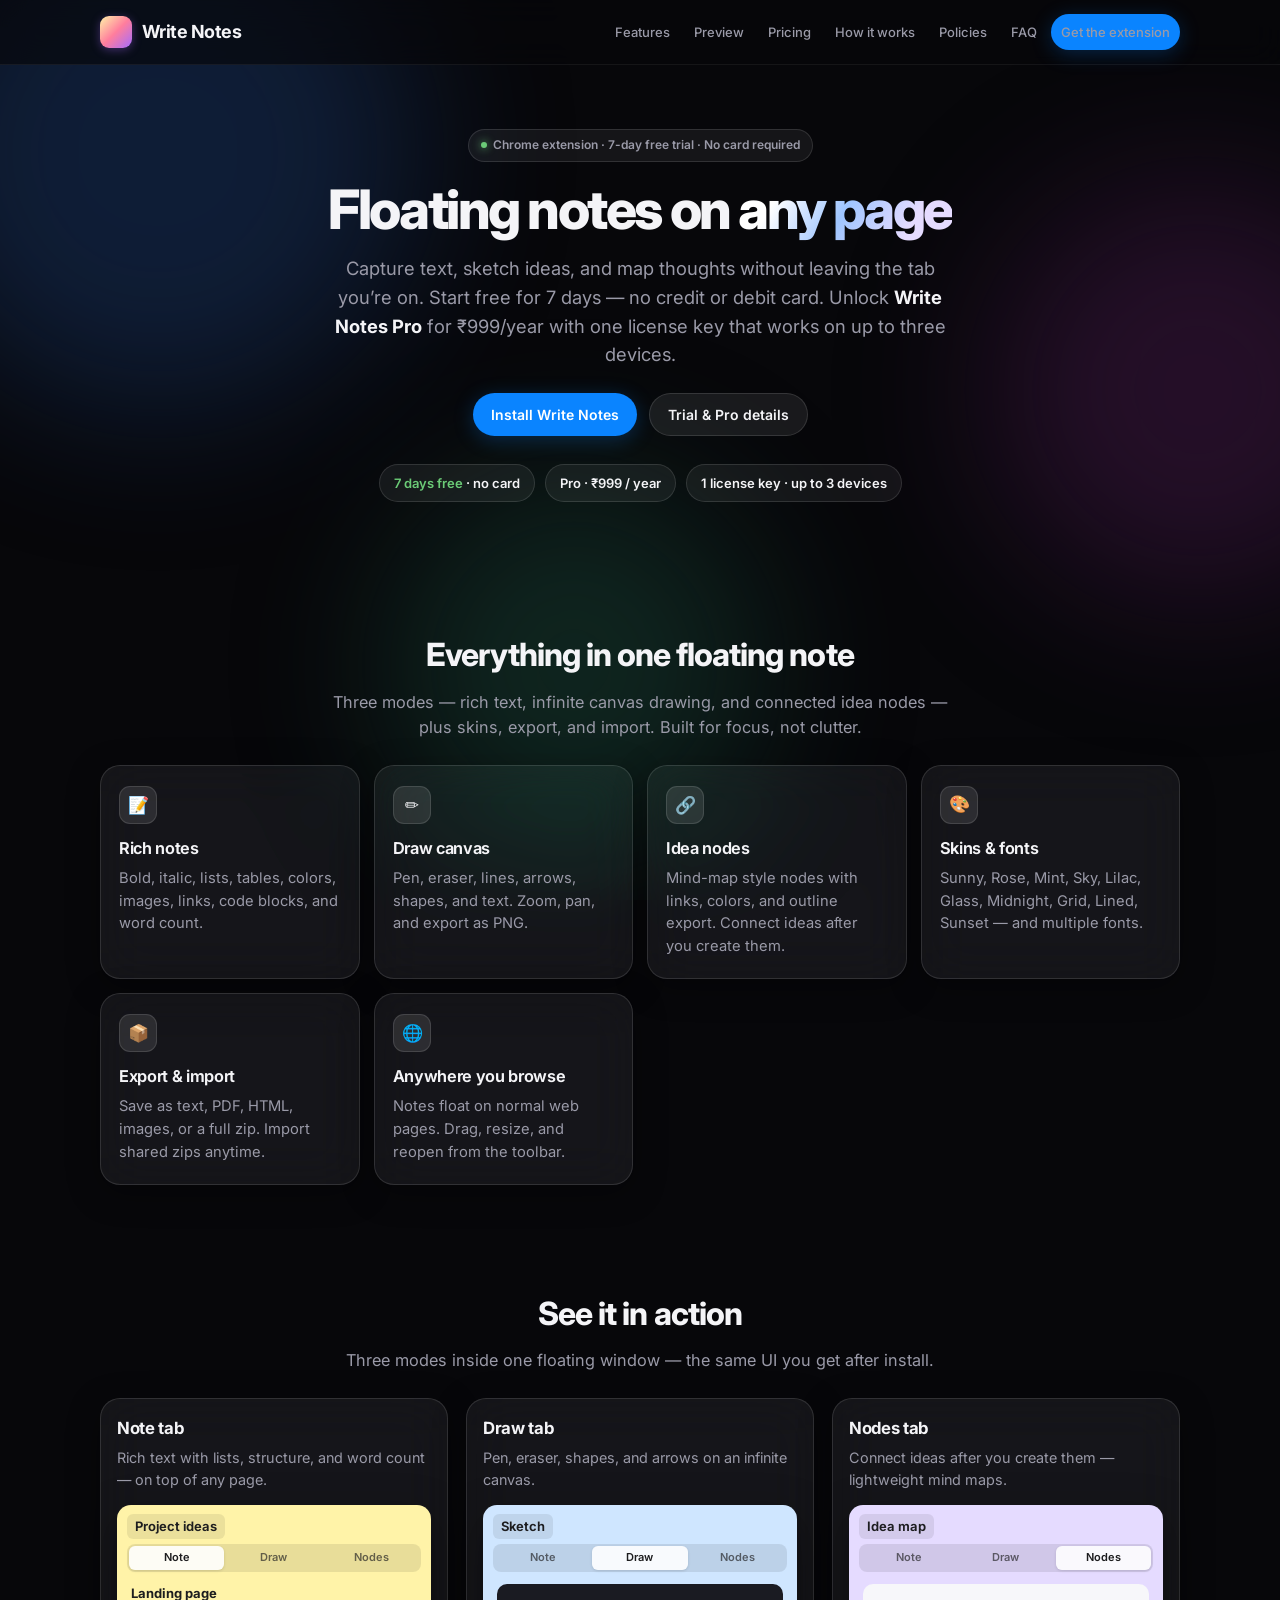
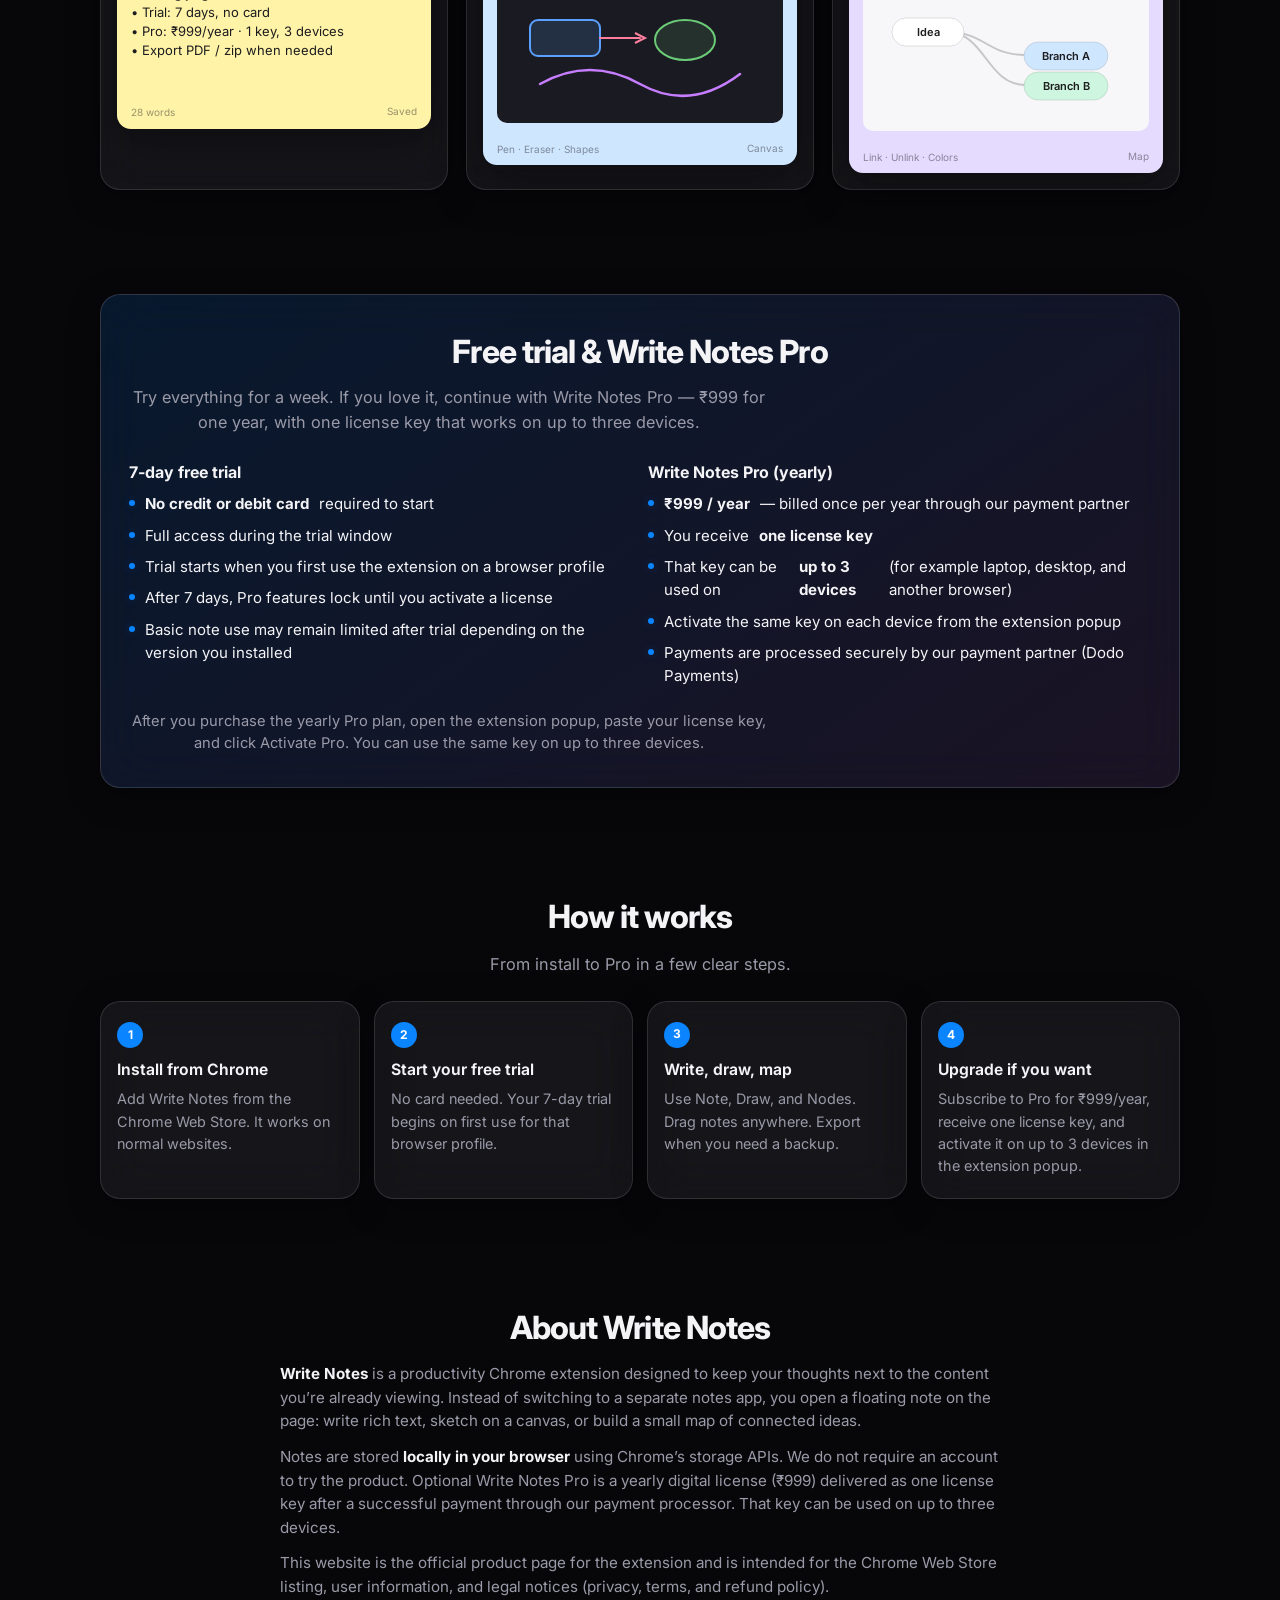
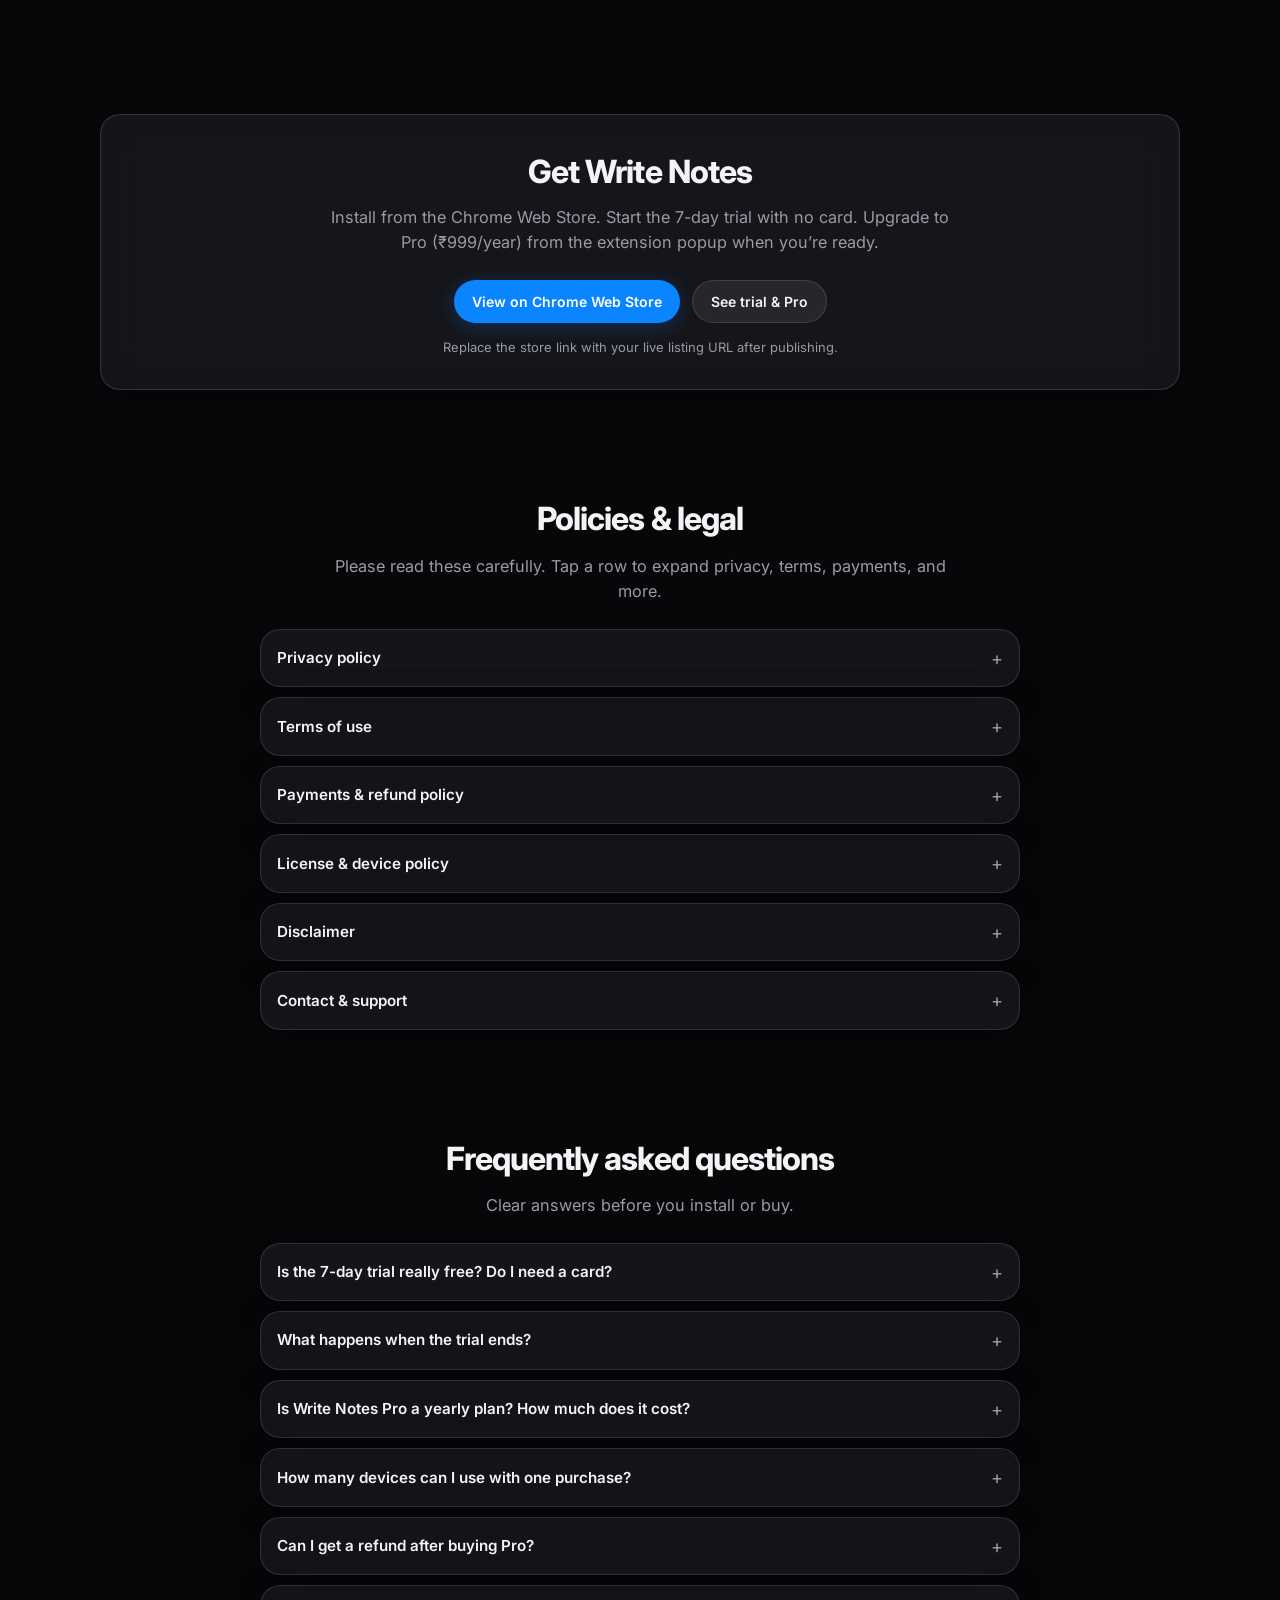
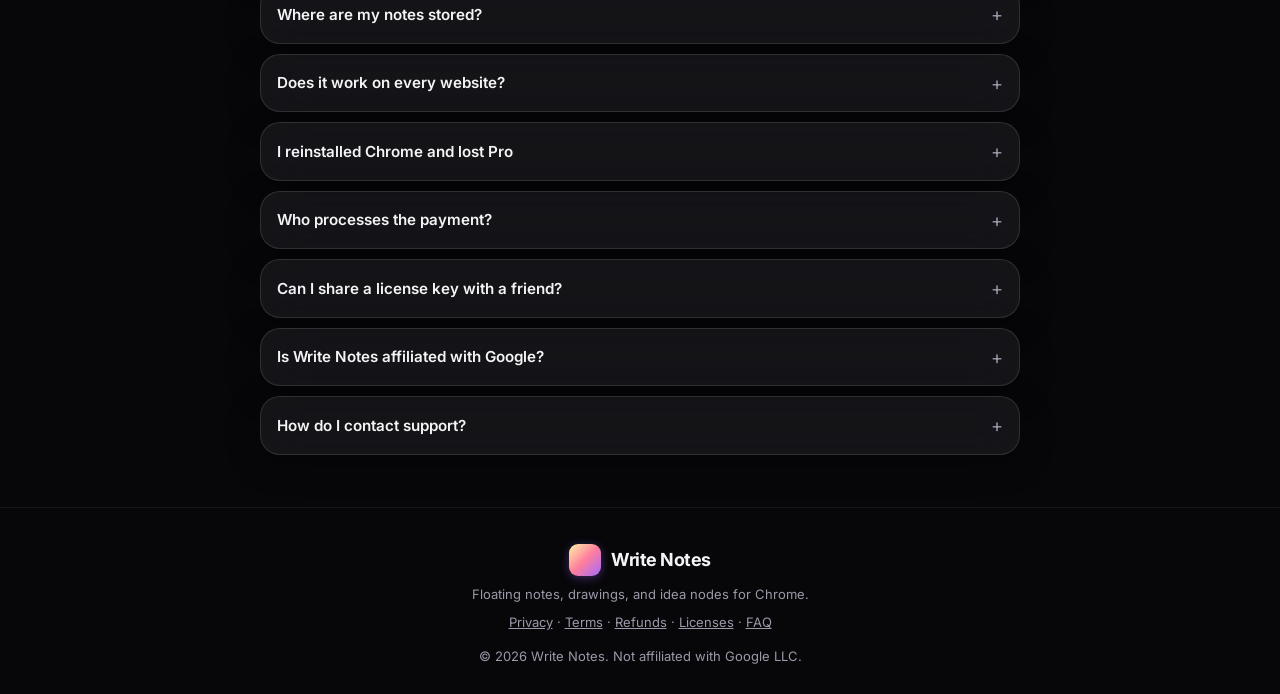
<file: index.html>
<!DOCTYPE html>
<html lang="en">
<head>
  <meta charset="utf-8">
  <meta name="viewport" content="width=device-width, initial-scale=1">
  <title>Write Notes — Floating Sticky Notes, Drawing &amp; Idea Maps for Chrome</title>
  <meta name="description" content="Write Notes is a Chrome extension for floating sticky notes on any webpage. 7-day free trial, no card required. Unlock Write Notes Pro for ₹999/year — one license key works on up to 3 devices.">
  <meta name="keywords" content="chrome extension, sticky notes, floating notes, write notes pro, note taking extension, mind map chrome, 7 day free trial, yearly license, ₹999">
  <meta name="author" content="Write Notes">
  <meta name="robots" content="index, follow, max-image-preview:large, max-snippet:-1">
  <meta name="theme-color" content="#0a0a0c">
  <meta name="color-scheme" content="dark">
  <link rel="stylesheet" href="style.css">
  <link rel="canonical" href="https://instauseraditya.github.io/Write-Notes/">
  <meta property="og:type" content="website">
  <meta property="og:site_name" content="Write Notes">
  <meta property="og:locale" content="en_US">
  <meta property="og:url" content="https://instauseraditya.github.io/Write-Notes/">
  <meta property="og:title" content="Write Notes — Floating Sticky Notes for Chrome">
  <meta property="og:description" content="Floating notes on any page. 7-day free trial (no card). Write Notes Pro — ₹999/year, one key for up to 3 devices.">
  <meta property="og:image" content="https://instauseraditya.github.io/Write-Notes/og-image.png">
  <meta name="twitter:card" content="summary_large_image">
  <meta name="twitter:title" content="Write Notes — Floating Sticky Notes for Chrome">
  <meta name="twitter:description" content="Write, draw, and map ideas on any webpage. Free 7-day trial. Pro for ₹999/year — one key, up to 3 devices.">
  <link rel="preconnect" href="https://fonts.googleapis.com">
  <link rel="preconnect" href="https://fonts.gstatic.com" crossorigin>
  <link href="https://fonts.googleapis.com/css2?family=Inter:wght@400;500;600;700;800&display=swap" rel="stylesheet">
  <script type="application/ld+json">
  {
    "@context": "https://schema.org",
    "@type": "SoftwareApplication",
    "name": "Write Notes",
    "applicationCategory": "BrowserApplication",
    "operatingSystem": "Chrome, Chromium, Edge, Brave",
    "offers": {
      "@type": "Offer",
      "price": "999",
      "priceCurrency": "INR",
      "description": "7-day free trial; optional yearly Write Notes Pro license (₹999/year) — one key for up to 3 devices"
    },
    "description": "Floating sticky notes on any webpage with rich text, drawing, and idea nodes. 7-day free trial without a card. Yearly Pro plan (₹999) includes one license key that can be used on up to three devices.",
    "url": "https://instauseraditya.github.io/Write-Notes/",
    "author": { "@type": "Organization", "name": "Write Notes" },
    "featureList": [
      "Floating sticky notes on any webpage",
      "Rich text, lists, and tables",
      "Drawing canvas with pen and eraser",
      "Connected idea nodes",
      "7-day free trial with no credit card",
      "Yearly Pro license — one key for up to 3 devices"
    ]
  }
  </script>
  <script type="application/ld+json">
  {
    "@context": "https://schema.org",
    "@type": "FAQPage",
    "mainEntity": [
      {
        "@type": "Question",
        "name": "Is there a free trial?",
        "acceptedAnswer": {
          "@type": "Answer",
          "text": "Yes. Write Notes includes a 7-day free trial. No credit or debit card is required to start the trial."
        }
      },
      {
        "@type": "Question",
        "name": "How many devices can I use with one Pro purchase?",
        "acceptedAnswer": {
          "@type": "Answer",
          "text": "One Write Notes Pro purchase provides one license key. That key can be activated on up to three devices."
        }
      },
      {
        "@type": "Question",
        "name": "Do you offer refunds?",
        "acceptedAnswer": {
          "@type": "Answer",
          "text": "Write Notes Pro is a yearly digital plan. Payments are non-refundable after purchase, except where required by applicable law or by the payment provider’s rules."
        }
      }
    ]
  }
  </script>

</head>
<body>
  <div class="bg-orbs" aria-hidden="true"><span class="o1"></span><span class="o2"></span><span class="o3"></span></div>

  <nav>
    <div class="wrap inner">
      <a class="logo" href="#top"><span class="logo-mark" aria-hidden="true"></span>Write Notes</a>
      <div class="nav-links">
        <a href="#features" class="hide-sm">Features</a>
        <a href="#preview" class="hide-sm">Preview</a>
        <a href="#pricing" class="hide-sm">Pricing</a>
        <a href="#how" class="hide-sm">How it works</a>
        <a href="#policies">Policies</a>
        <a href="#faq" class="hide-sm">FAQ</a>
        <a class="btn btn-primary" href="#install">Get the extension</a>
      </div>
    </div>
  </nav>

  <main class="wrap" id="top">
    <header class="hero">
      <div class="badge"><i></i> Chrome extension · 7-day free trial · No card required</div>
      <h1>Floating notes on <span>any page</span></h1>
      <p class="lead">
        Capture text, sketch ideas, and map thoughts without leaving the tab you’re on.
        Start free for 7 days — no credit or debit card. Unlock <strong style="color:var(--text)">Write Notes Pro</strong> for ₹999/year with one license key that works on up to three devices.
      </p>
      <div class="hero-cta">
        <a class="btn btn-primary" href="#install">Install Write Notes</a>
        <a class="btn btn-ghost" href="#pricing">Trial &amp; Pro details</a>
      </div>
      <div class="price-pills">
        <span class="pill"><em>7 days free</em> · no card</span>
        <span class="pill">Pro · ₹999 / year</span>
        <span class="pill">1 license key · up to 3 devices</span>
      </div>
    </header>

    <!-- Features -->
    <section id="features" class="center">
      <h2>Everything in one floating note</h2>
      <p class="section-lead">
        Three modes — rich text, infinite canvas drawing, and connected idea nodes —
        plus skins, export, and import. Built for focus, not clutter.
      </p>
      <div class="grid">
        <article class="card glass">
          <div class="card-icon">📝</div>
          <h3>Rich notes</h3>
          <p>Bold, italic, lists, tables, colors, images, links, code blocks, and word count.</p>
        </article>
        <article class="card glass">
          <div class="card-icon">✏️</div>
          <h3>Draw canvas</h3>
          <p>Pen, eraser, lines, arrows, shapes, and text. Zoom, pan, and export as PNG.</p>
        </article>
        <article class="card glass">
          <div class="card-icon">🔗</div>
          <h3>Idea nodes</h3>
          <p>Mind-map style nodes with links, colors, and outline export. Connect ideas after you create them.</p>
        </article>
        <article class="card glass">
          <div class="card-icon">🎨</div>
          <h3>Skins &amp; fonts</h3>
          <p>Sunny, Rose, Mint, Sky, Lilac, Glass, Midnight, Grid, Lined, Sunset — and multiple fonts.</p>
        </article>
        <article class="card glass">
          <div class="card-icon">📦</div>
          <h3>Export &amp; import</h3>
          <p>Save as text, PDF, HTML, images, or a full zip. Import shared zips anytime.</p>
        </article>
        <article class="card glass">
          <div class="card-icon">🌐</div>
          <h3>Anywhere you browse</h3>
          <p>Notes float on normal web pages. Drag, resize, and reopen from the toolbar.</p>
        </article>
      </div>
    </section>


    <!-- Product previews -->
    <section id="preview" class="center">
      <h2>See it in action</h2>
      <p class="section-lead">
        Three modes inside one floating window — the same UI you get after install.
      </p>
      <div class="preview-grid">

        <article class="preview-card glass">
          <h3>Note tab</h3>
          <p class="desc">Rich text with lists, structure, and word count — on top of any page.</p>
          <div class="mock-note mock-sunny">
            <div class="mbar"><span class="mname">Project ideas</span></div>
            <div class="mtabs">
              <span class="on">Note</span><span>Draw</span><span>Nodes</span>
            </div>
            <div class="mbody">
              <p><strong>Landing page</strong></p>
              <p>• Trial: 7 days, no card</p>
              <p>• Pro: ₹999/year · 1 key, 3 devices</p>
              <p>• Export PDF / zip when needed</p>
            </div>
            <div class="mfoot"><span>28 words</span><span>Saved</span></div>
          </div>
        </article>

        <article class="preview-card glass">
          <h3>Draw tab</h3>
          <p class="desc">Pen, eraser, shapes, and arrows on an infinite canvas.</p>
          <div class="mock-note mock-sky">
            <div class="mbar"><span class="mname">Sketch</span></div>
            <div class="mtabs">
              <span>Note</span><span class="on">Draw</span><span>Nodes</span>
            </div>
            <div class="mbody">
              <div class="draw-preview">
                <svg width="100%" height="110" viewBox="0 0 260 110" fill="none" aria-hidden="true">
                  <rect x="20" y="24" width="70" height="36" rx="8" stroke="#5b9fff" stroke-width="2" fill="rgba(91,159,255,.15)"/>
                  <path d="M90 42 H130" stroke="#ff7e9d" stroke-width="2" stroke-linecap="round"/>
                  <path d="M125 37 L135 42 L125 47" stroke="#ff7e9d" stroke-width="2" fill="none"/>
                  <ellipse cx="175" cy="44" rx="30" ry="20" stroke="#6bcb77" stroke-width="2" fill="rgba(107,203,119,.12)"/>
                  <path d="M30 88 Q80 60 130 88 T230 78" stroke="#c77dff" stroke-width="2.5" fill="none" stroke-linecap="round"/>
                </svg>
              </div>
            </div>
            <div class="mfoot"><span>Pen · Eraser · Shapes</span><span>Canvas</span></div>
          </div>
        </article>

        <article class="preview-card glass">
          <h3>Nodes tab</h3>
          <p class="desc">Connect ideas after you create them — lightweight mind maps.</p>
          <div class="mock-note mock-lilac">
            <div class="mbar"><span class="mname">Idea map</span></div>
            <div class="mtabs">
              <span>Note</span><span>Draw</span><span class="on">Nodes</span>
            </div>
            <div class="mbody">
              <div class="nodes-preview">
                <svg width="100%" height="110" viewBox="0 0 260 110" fill="none" aria-hidden="true">
                  <path d="M70 32 C110 32 110 55 150 55" stroke="rgba(0,0,0,.2)" stroke-width="2" fill="none"/>
                  <path d="M70 32 C110 32 110 85 150 85" stroke="rgba(0,0,0,.2)" stroke-width="2" fill="none"/>
                  <rect x="16" y="18" width="72" height="28" rx="14" fill="#fff" stroke="rgba(0,0,0,.12)"/>
                  <text x="52" y="36" text-anchor="middle" fill="#1d1d1f" font-size="11" font-family="Inter,sans-serif" font-weight="600">Idea</text>
                  <rect x="148" y="42" width="84" height="28" rx="14" fill="#cfe6ff" stroke="rgba(0,0,0,.1)"/>
                  <text x="190" y="60" text-anchor="middle" fill="#1d1d1f" font-size="11" font-family="Inter,sans-serif" font-weight="600">Branch A</text>
                  <rect x="148" y="72" width="84" height="28" rx="14" fill="#cdf5df" stroke="rgba(0,0,0,.1)"/>
                  <text x="190" y="90" text-anchor="middle" fill="#1d1d1f" font-size="11" font-family="Inter,sans-serif" font-weight="600">Branch B</text>
                </svg>
              </div>
            </div>
            <div class="mfoot"><span>Link · Unlink · Colors</span><span>Map</span></div>
          </div>
        </article>

      </div>
    </section>

    <!-- Pricing / trial / pro -->
    <section id="pricing">
      <div class="glass pro-box">
        <h2>Free trial &amp; Write Notes Pro</h2>
        <p class="section-lead">
          Try everything for a week. If you love it, continue with Write Notes Pro — ₹999 for one year, with one license key that works on up to three devices.
        </p>
        <div class="pro-grid">
          <div>
            <h3>7-day free trial</h3>
            <ul>
              <li><strong>No credit or debit card</strong> required to start</li>
              <li>Full access during the trial window</li>
              <li>Trial starts when you first use the extension on a browser profile</li>
              <li>After 7 days, Pro features lock until you activate a license</li>
              <li>Basic note use may remain limited after trial depending on the version you installed</li>
            </ul>
          </div>
          <div>
            <h3>Write Notes Pro (yearly)</h3>
            <ul>
              <li><strong>₹999 / year</strong> — billed once per year through our payment partner</li>
              <li>You receive <strong>one license key</strong></li>
              <li>That key can be used on <strong>up to 3 devices</strong> (for example laptop, desktop, and another browser)</li>
              <li>Activate the same key on each device from the extension popup</li>
              <li>Payments are processed securely by our payment partner (Dodo Payments)</li>
            </ul>
          </div>
        </div>
        <p class="section-lead" style="margin-top:22px;margin-bottom:0;font-size:.92rem">
          After you purchase the yearly Pro plan, open the extension popup, paste your license key, and click Activate Pro.
          You can use the same key on up to three devices.
        </p>
      </div>
    </section>

    <!-- How it works -->
    <section id="how" class="center">
      <h2>How it works</h2>
      <p class="section-lead">From install to Pro in a few clear steps.</p>
      <div class="steps">
        <div class="step glass">
          <h3>Install from Chrome</h3>
          <p>Add Write Notes from the Chrome Web Store. It works on normal websites.</p>
        </div>
        <div class="step glass">
          <h3>Start your free trial</h3>
          <p>No card needed. Your 7-day trial begins on first use for that browser profile.</p>
        </div>
        <div class="step glass">
          <h3>Write, draw, map</h3>
          <p>Use Note, Draw, and Nodes. Drag notes anywhere. Export when you need a backup.</p>
        </div>
        <div class="step glass">
          <h3>Upgrade if you want</h3>
          <p>Subscribe to Pro for ₹999/year, receive one license key, and activate it on up to 3 devices in the extension popup.</p>
        </div>
      </div>
    </section>

    <!-- About -->
    <section id="about" class="center">
      <h2>About Write Notes</h2>
      <div class="long-copy">
        <p>
          <strong>Write Notes</strong> is a productivity Chrome extension designed to keep your thoughts
          next to the content you’re already viewing. Instead of switching to a separate notes app,
          you open a floating note on the page: write rich text, sketch on a canvas, or build a small
          map of connected ideas.
        </p>
        <p>
          Notes are stored <strong>locally in your browser</strong> using Chrome’s storage APIs.
          We do not require an account to try the product. Optional Write Notes Pro is a yearly digital license
          (₹999) delivered as one license key after a successful payment through our payment processor.
          That key can be used on up to three devices.
        </p>
        <p>
          This website is the official product page for the extension and is intended for the
          Chrome Web Store listing, user information, and legal notices (privacy, terms, and refund policy).
        </p>
      </div>
    </section>

    <!-- Install -->
    <section id="install" class="center">
      <div class="glass pro-box" style="background:var(--glass);text-align:center">
        <h2>Get Write Notes</h2>
        <p class="section-lead">
          Install from the Chrome Web Store. Start the 7-day trial with no card.
          Upgrade to Pro (₹999/year) from the extension popup when you’re ready.
        </p>
        <div class="hero-cta" style="margin-bottom:0">
          <a class="btn btn-primary" href="https://chromewebstore.google.com/detail/Write%20Notes/foddnnbeoajhdmggphaflbedohhdbdhg" rel="noopener noreferrer">
            View on Chrome Web Store
          </a>
          <a class="btn btn-ghost" href="#pricing">See trial &amp; Pro</a>
        </div>
        <p style="margin-top:14px;font-size:13px;color:var(--muted)">
          Replace the store link with your live listing URL after publishing.
        </p>
      </div>
    </section>

    <!-- Policies -->
    <section id="policies" class="center">
      <h2>Policies &amp; legal</h2>
      <p class="section-lead">
        Please read these carefully. Tap a row to expand privacy, terms, payments, and more.
      </p>
      <div class="faq">

        <details class="glass policy-item" id="privacy-policy">
          <summary>Privacy policy</summary>
          <div class="ans">
            <p>
              Write Notes stores your notes, drawings, settings, and license status locally in your browser
              (for example via chrome.storage). Note content is not uploaded to our servers by the extension’s core design.
            </p>
            <ul style="margin:10px 0 10px 1.1em">
              <li>We do not sell your notes or personal content to advertisers.</li>
              <li>A device identifier may be stored so we can run the free trial and license checks fairly.</li>
              <li>If you purchase Pro, payment details are handled by our payment partner (Dodo Payments). We do not receive your full card number.</li>
              <li>License validation may contact our licensing API to confirm a key is valid for your device.</li>
              <li>This site may use standard hosting logs (IP, browser type) as provided by the host (e.g. GitHub Pages).</li>
            </ul>
            <p>
              Contact for privacy questions:
              <a href="mailto:incogfeed@gmail.com" style="color:var(--accent)">incogfeed@gmail.com</a>
              (replace with your real support email).
            </p>
          </div>
        </details>

        <details class="glass policy-item" id="terms">
          <summary>Terms of use</summary>
          <div class="ans">
            <p>By installing or using Write Notes, you agree to these terms.</p>
            <ul style="margin:10px 0 0 1.1em">
              <li>The extension is provided for lawful personal and professional note-taking.</li>
              <li>You are responsible for the content you create and for backing up important notes (export is provided).</li>
              <li>You may not reverse engineer, abuse trial systems, resell license keys without permission, or use the product to break applicable laws.</li>
              <li>Write Notes Pro licenses are for your use up to the device limit (one key usable on up to three devices per yearly plan) unless we agree otherwise in writing.</li>
              <li>We may update the extension, trial rules, or these policies. Continued use after notice means you accept reasonable updates.</li>
              <li>THE SOFTWARE IS PROVIDED “AS IS” WITHOUT WARRANTIES OF ANY KIND TO THE MAXIMUM EXTENT PERMITTED BY LAW. WE ARE NOT LIABLE FOR INDIRECT OR CONSEQUENTIAL DAMAGES, DATA LOSS, OR BUSINESS INTERRUPTION, EXCEPT WHERE LIABILITY CANNOT BE LIMITED BY LAW.</li>
            </ul>
          </div>
        </details>

        <details class="glass policy-item" id="refund">
          <summary>Payments &amp; refund policy</summary>
          <div class="ans">
            <p>
              <strong>Write Notes Pro is a yearly digital plan</strong> (₹999/year) delivered as one license key that can be used on up to three devices.
            </p>
            <ul style="margin:10px 0 0 1.1em">
              <li><strong>No card for the trial.</strong> The 7-day trial does not require entering payment details.</li>
              <li><strong>Yearly plan → one license key.</strong> That key may be active on up to three devices.</li>
              <li><strong>Payments</strong> are processed by our payment provider. Currency, taxes, invoices, and renewal behavior follow their checkout and your selection at purchase.</li>
              <li><strong>Refunds:</strong> Because Pro is a digital yearly license delivered immediately (the key can be used right away), <strong>payments are non-refundable</strong> once they succeed, except where a refund is required by applicable consumer law or by the payment provider’s mandatory rules.</li>
              <li>If a charge fails, is duplicated by error, or you never received your key due to a confirmed technical fault on our side, contact support and we will help resolve delivery or payment errors.</li>
              <li>Chargebacks filed without contacting support first may result in license revocation.</li>
            </ul>
          </div>
        </details>

        <details class="glass policy-item" id="license-policy">
          <summary>License &amp; device policy</summary>
          <div class="ans">
            <ul style="margin:0 0 0 1.1em">
              <li>One Pro yearly plan includes <strong>one license key</strong>.</li>
              <li>That key can be activated on <strong>up to three devices</strong> (browser profiles).</li>
              <li>Activate the same key on each device from the extension popup.</li>
              <li>Sharing keys publicly or selling keys may result in revocation.</li>
              <li>We may rate-limit activation and validation to prevent abuse.</li>
              <li>Trial abuse (automated resets, bulk fake devices) may result in trial or license denial.</li>
            </ul>
          </div>
        </details>

        <details class="glass policy-item" id="disclaimer">
          <summary>Disclaimer</summary>
          <div class="ans">
            <p>
              Write Notes is an independent productivity tool and is not affiliated with Google LLC except as a
              third-party extension distributed through the Chrome Web Store under Google’s policies.
              “Chrome” is a trademark of Google LLC. Feature availability can depend on browser version and site restrictions
              (some browser pages cannot host floating notes).
            </p>
          </div>
        </details>

        <details class="glass policy-item" id="contact">
          <summary>Contact &amp; support</summary>
          <div class="ans">
            <p>
              For license issues, payment receipt problems, or privacy requests, email
              <a href="mailto:incogfeed@gmail.com" style="color:var(--accent)">incogfeed@gmail.com</a>.
              Replace this address with the same support email you list on the Chrome Web Store.
            </p>
            <p style="margin-top:8px">
              Include your purchase email and approximate payment time so we can locate your order.
              We do not ask for your full card number.
            </p>
          </div>
        </details>

      </div>
    </section>

    <!-- FAQ -->
    <section id="faq" class="center">
      <h2>Frequently asked questions</h2>
      <p class="section-lead">Clear answers before you install or buy.</p>
      <div class="faq">

        <details class="glass">
          <summary>Is the 7-day trial really free? Do I need a card?</summary>
          <div class="ans">
            Yes. The trial is free and does <strong>not</strong> require a credit or debit card.
            You only pay if you choose to buy Write Notes Pro after (or during) the trial.
          </div>
        </details>

        <details class="glass">
          <summary>What happens when the trial ends?</summary>
          <div class="ans">
            Pro features such as Draw, Nodes, and Export may lock until you activate a Pro license key.
            You can purchase Pro from the extension popup and paste your key to unlock again.
          </div>
        </details>

        <details class="glass">
          <summary>Is Write Notes Pro a yearly plan? How much does it cost?</summary>
          <div class="ans">
            Pro is sold as a <strong>yearly plan for ₹999</strong>. You pay once per year and receive <strong>one license key</strong> that can be used on up to three devices. Renewal and billing details appear at checkout with our payment partner.
          </div>
        </details>

        <details class="glass">
          <summary>How many devices can I use with one purchase?</summary>
          <div class="ans">
            One Pro purchase includes <strong>one license key</strong>. That key can be activated on <strong>up to three devices</strong>.
            Use the same key on each device from the extension popup.
          </div>
        </details>

        <details class="glass">
          <summary>Can I get a refund after buying Pro?</summary>
          <div class="ans">
            Pro is a digital yearly plan delivered as a key. Payments are <strong>non-refundable</strong> after success,
            except where required by law or by the payment provider’s mandatory rules. If the key never arrived due to a confirmed error, contact support.
          </div>
        </details>

        <details class="glass">
          <summary>Where are my notes stored?</summary>
          <div class="ans">
            Locally in your browser via Chrome storage. We do not operate a note-sync cloud for your content in the core product.
            Export a zip or PDF if you need a backup or want to move data.
          </div>
        </details>

        <details class="glass">
          <summary>Does it work on every website?</summary>
          <div class="ans">
            Notes can float on most normal web pages. Restricted pages (for example some <code>chrome://</code> pages)
            cannot host content scripts; use Open notes board from the popup instead.
          </div>
        </details>

        <details class="glass">
          <summary>I reinstalled Chrome and lost Pro</summary>
          <div class="ans">
            Pro is tied to your license key, not only local files. Activate the same key again on the new setup.
            The key works on up to three devices, so you can use it on your new browser as long as you stay within that limit.
          </div>
        </details>

        <details class="glass">
          <summary>Who processes the payment?</summary>
          <div class="ans">
            Checkout is handled by our payment partner (Dodo Payments). Card data is entered on their secure pages.
            We use payment success information to issue your license key.
          </div>
        </details>

        <details class="glass">
          <summary>Can I share a license key with a friend?</summary>
          <div class="ans">
            The key is meant for your own devices under the three-device limit. Public sharing or resale can lead to revocation.
            Buying a separate Pro license is the correct path for another person.
          </div>
        </details>

        <details class="glass">
          <summary>Is Write Notes affiliated with Google?</summary>
          <div class="ans">
            No. Write Notes is an independent extension. Chrome and the Chrome Web Store are trademarks of Google LLC.
            Distribution follows Chrome Web Store policies.
          </div>
        </details>

        <details class="glass">
          <summary>How do I contact support?</summary>
          <div class="ans">
            Email the support address listed on this page and on the Chrome Web Store listing.
            Include your purchase email and approximate payment time for license issues.
          </div>
        </details>

      </div>
    </section>
  </main>

  <footer>
    <div class="wrap">
      <div class="logo" style="justify-content:center">
        <span class="logo-mark"></span> Write Notes
      </div>
      <p>Floating notes, drawings, and idea nodes for Chrome.</p>
      <p>
        <a href="#privacy-policy">Privacy</a> ·
        <a href="#terms">Terms</a> ·
        <a href="#refund">Refunds</a> ·
        <a href="#license-policy">Licenses</a> ·
        <a href="#faq">FAQ</a>
      </p>
      <p style="margin-top:14px">© <span id="y"></span> Write Notes. Not affiliated with Google LLC.</p>
    </div>
  </footer>
  <script src="script.js"></script>
</body>
</html>
</file>
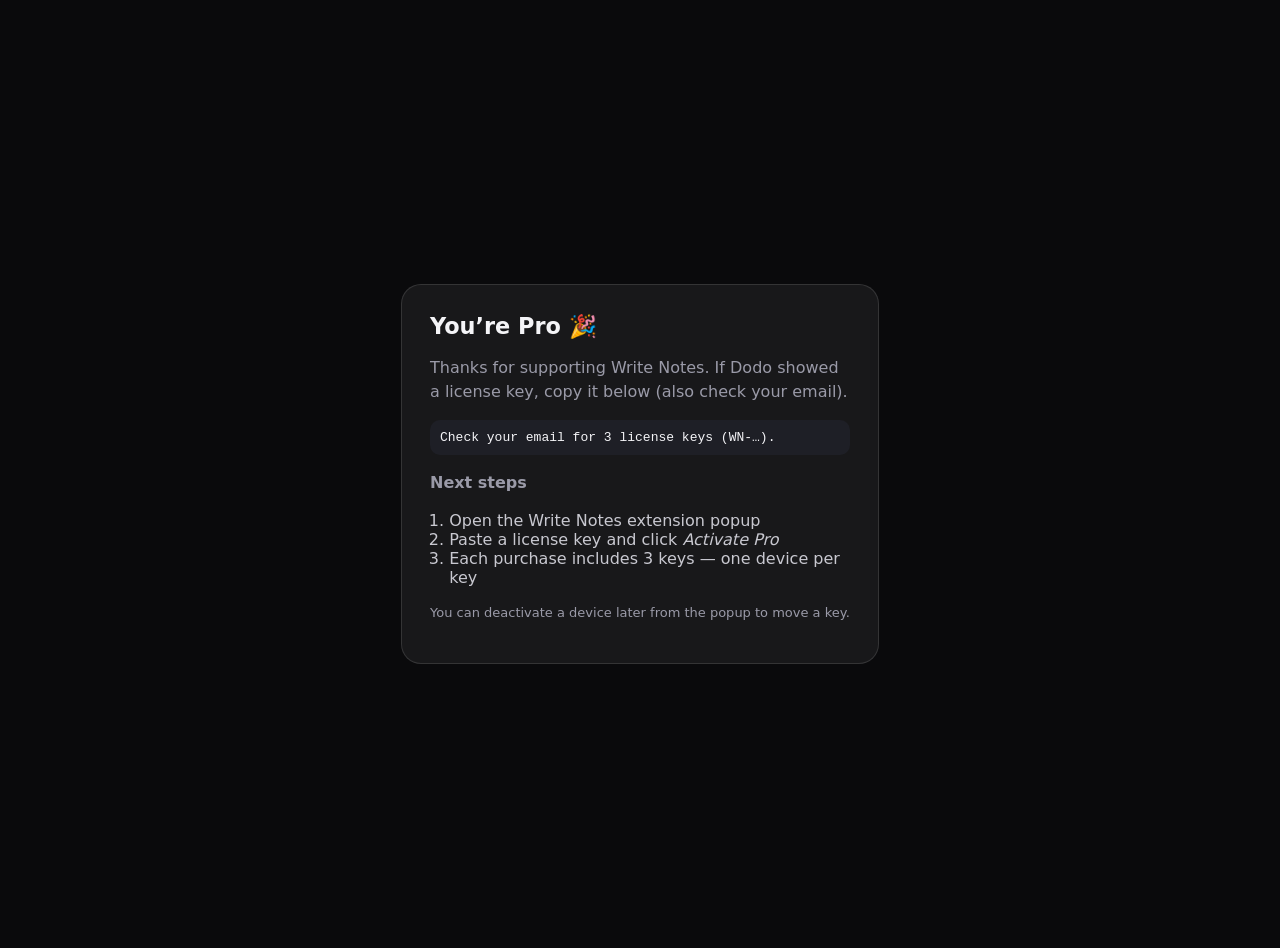
<file: success.html>
<!doctype html>
<html lang="en">
<head>
<meta charset="utf-8">
<meta name="viewport" content="width=device-width, initial-scale=1">
<title>Payment successful — Write Notes Pro</title>
<style>
  body { font-family: Inter, system-ui, sans-serif; background: #0a0a0c; color: #f4f4f7;
    min-height: 100vh; display: grid; place-items: center; margin: 0; padding: 24px; }
  .card { max-width: 420px; padding: 28px; border-radius: 20px;
    background: rgba(255,255,255,.06); border: 1px solid rgba(255,255,255,.12); }
  h1 { font-size: 1.4rem; margin: 0 0 10px; }
  p { color: #9a9aa8; line-height: 1.5; }
  code { display: block; margin: 12px 0; padding: 10px; border-radius: 10px;
    background: #1e1f26; word-break: break-all; font-size: 13px; }
  ol { color: #c8c8d0; padding-left: 1.2em; }
</style>
</head>
<body>
  <div class="card">
    <h1>You’re Pro 🎉</h1>
    <p>Thanks for supporting Write Notes. If Dodo showed a license key, copy it below (also check your email).</p>
    <code id="key">Checking URL…</code>
    <p><strong>Next steps</strong></p>
    <ol>
      <li>Open the Write Notes extension popup</li>
      <li>Paste a license key and click <em>Activate Pro</em></li>
      <li>Each purchase includes 3 keys — one device per key</li>
    </ol>
    <p style="font-size:13px">You can deactivate a device later from the popup to move a key.</p>
  </div>
  <script>
    const q = new URLSearchParams(location.search);
    const key = q.get('license_key') || q.get('licenseKey') || '';
    document.getElementById('key').textContent = key || 'Check your email for 3 license keys (WN-…).';
  </script>
</body>
</html>
</file>
<file: style.css>
:root {
  --bg: #07070a; --glass: rgba(255,255,255,.06); --glass-border: rgba(255,255,255,.12);
  --glass-strong: rgba(255,255,255,.1); --text: #f4f4f7; --muted: #9a9aa8;
  --accent: #0a84ff; --accent-soft: rgba(10,132,255,.25); --mint: #6bcb77;
  --radius: 20px; --shadow: 0 8px 32px rgba(0,0,0,.35);
}
* { box-sizing: border-box; margin: 0; padding: 0; }
html { scroll-behavior: smooth; }
body {
  font-family: Inter, -apple-system, BlinkMacSystemFont, "Segoe UI", system-ui, sans-serif;
  background: var(--bg); color: var(--text); line-height: 1.55;
  -webkit-font-smoothing: antialiased; overflow-x: hidden;
}
.bg-orbs { position: fixed; inset: 0; z-index: 0; pointer-events: none; overflow: hidden; }
.bg-orbs span { position: absolute; border-radius: 50%; filter: blur(80px); opacity: .45; }
.bg-orbs .o1 { width: 520px; height: 520px; background: #1a3a6e; top: -12%; left: -8%; }
.bg-orbs .o2 { width: 420px; height: 420px; background: #4a1a4e; top: 20%; right: -10%; }
.bg-orbs .o3 { width: 380px; height: 380px; background: #1a4a3a; bottom: 5%; left: 30%; }
.wrap { position: relative; z-index: 1; width: min(1120px, 100%); margin: 0 auto; padding: 0 20px; }
.glass {
  background: var(--glass); border: 1px solid var(--glass-border); border-radius: var(--radius);
  backdrop-filter: blur(24px) saturate(160%); -webkit-backdrop-filter: blur(24px) saturate(160%);
  box-shadow: var(--shadow);
}
nav {
  position: sticky; top: 0; z-index: 50; padding: 14px 0;
  background: rgba(7,7,10,.65); backdrop-filter: blur(16px); -webkit-backdrop-filter: blur(16px);
  border-bottom: 1px solid rgba(255,255,255,.06);
}
nav .inner { display: flex; align-items: center; justify-content: space-between; gap: 16px; flex-wrap: wrap; }
.logo {
  display: flex; align-items: center; gap: 10px; font-weight: 700; font-size: 18px;
  letter-spacing: -.03em; text-decoration: none; color: var(--text);
}
.logo-mark {
  width: 32px; height: 32px; border-radius: 9px;
  background: linear-gradient(135deg, #fff3a8, #ff7e9d 50%, #a36bff);
  box-shadow: 0 2px 10px rgba(163,107,255,.35);
}
.nav-links { display: flex; align-items: center; gap: 4px; flex-wrap: wrap; }
.nav-links a {
  color: var(--muted); text-decoration: none; font-size: 13px; font-weight: 500;
  padding: 8px 10px; border-radius: 999px; transition: color .15s, background .15s;
}
.nav-links a:hover { color: var(--text); background: rgba(255,255,255,.06); }
.btn {
  display: inline-flex; align-items: center; justify-content: center; gap: 8px;
  font: inherit; font-weight: 600; font-size: 14px; padding: 10px 18px;
  border-radius: 999px; border: 0; cursor: pointer; text-decoration: none;
  transition: transform .12s, background .15s, box-shadow .15s;
}
.btn:active { transform: scale(.98); }
.btn-primary { background: var(--accent); color: #fff; box-shadow: 0 4px 20px var(--accent-soft); }
.btn-primary:hover { background: #0071e3; }
.btn-ghost {
  background: rgba(255,255,255,.08); color: var(--text); border: 1px solid var(--glass-border);
}
.btn-ghost:hover { background: rgba(255,255,255,.12); }
header.hero { padding: 64px 0 40px; text-align: center; }
.badge {
  display: inline-flex; align-items: center; gap: 6px; padding: 6px 12px; border-radius: 999px;
  font-size: 12px; font-weight: 600; color: var(--muted);
  background: var(--glass); border: 1px solid var(--glass-border); margin-bottom: 18px;
}
.badge i {
  width: 6px; height: 6px; border-radius: 50%; background: var(--mint);
  box-shadow: 0 0 8px var(--mint);
}
h1 {
  font-size: clamp(2rem, 5vw, 3.4rem); font-weight: 800; letter-spacing: -.045em;
  line-height: 1.08; max-width: 18ch; margin: 0 auto 16px;
}
h1 span {
  background: linear-gradient(120deg, #fff 20%, #9fc5ff 50%, #e5dbff 80%);
  -webkit-background-clip: text; background-clip: text; color: transparent;
}
.lead {
  font-size: clamp(1rem, 2vw, 1.15rem); color: var(--muted);
  max-width: 40rem; margin: 0 auto 24px;
}
.hero-cta { display: flex; flex-wrap: wrap; gap: 12px; justify-content: center; margin-bottom: 28px; }
.price-pills { display: flex; flex-wrap: wrap; gap: 10px; justify-content: center; margin-bottom: 36px; }
.pill {
  font-size: 13px; font-weight: 600; padding: 8px 14px; border-radius: 999px;
  background: rgba(255,255,255,.06); border: 1px solid var(--glass-border); color: var(--text);
}
.pill em { color: var(--mint); font-style: normal; }
section { padding: 52px 0; }
section h2 {
  font-size: clamp(1.5rem, 3.2vw, 2rem); font-weight: 750;
  letter-spacing: -.03em; margin-bottom: 10px;
}
.section-lead { color: var(--muted); max-width: 40rem; margin-bottom: 24px; font-size: 1.02rem; }
.center { text-align: center; }
.center .section-lead { margin-left: auto; margin-right: auto; }
.grid {
  display: grid; grid-template-columns: repeat(auto-fit, minmax(250px, 1fr)); gap: 14px;
}
.card {
  padding: 20px 18px; transition: transform .18s, border-color .18s; text-align: left;
}
.card:hover { transform: translateY(-2px); border-color: rgba(255,255,255,.2); }
.card-icon {
  width: 38px; height: 38px; border-radius: 11px; display: grid; place-items: center;
  margin-bottom: 12px; background: var(--glass-strong); border: 1px solid var(--glass-border);
  font-size: 17px;
}
.card h3 { font-size: 1.02rem; font-weight: 650; letter-spacing: -.02em; margin-bottom: 6px; }
.card p { color: var(--muted); font-size: .92rem; }
.pro-box {
  padding: 32px 28px; text-align: left;
  background: linear-gradient(145deg, rgba(10,132,255,.14), rgba(199,125,255,.1));
  border: 1px solid rgba(255,255,255,.14);
}
.pro-box h2 { text-align: center; margin-bottom: 8px; }
.pro-box > .section-lead { text-align: center; }
.pro-grid {
  display: grid; grid-template-columns: repeat(auto-fit, minmax(240px, 1fr)); gap: 16px; margin-top: 20px;
}
.pro-grid h3 { font-size: 1rem; margin-bottom: 8px; }
.pro-grid ul { list-style: none; display: flex; flex-direction: column; gap: 8px; }
.pro-grid li {
  display: flex; gap: 10px; align-items: flex-start; font-size: .94rem; color: var(--text);
}
.pro-grid li::before {
  content: ""; width: 6px; height: 6px; border-radius: 50%; background: var(--accent);
  margin-top: 8px; flex: none; box-shadow: 0 0 8px var(--accent-soft);
}
.steps {
  display: grid; grid-template-columns: repeat(auto-fit, minmax(200px, 1fr)); gap: 14px;
  counter-reset: step;
}
.step { padding: 20px 16px; position: relative; text-align: left; }
.step::before {
  counter-increment: step; content: counter(step);
  display: grid; place-items: center; width: 26px; height: 26px; border-radius: 50%;
  background: var(--accent); color: #fff; font-size: 12px; font-weight: 700; margin-bottom: 10px;
}
.step h3 { font-size: .98rem; font-weight: 650; margin-bottom: 6px; }
.step p { color: var(--muted); font-size: .9rem; }
.policies {
  display: grid; grid-template-columns: repeat(auto-fit, minmax(260px, 1fr)); gap: 14px;
}
.policies .card h3 { font-size: .98rem; }
.policies .card p, .policies .card li { font-size: .88rem; color: var(--muted); }
.policies .card ul { margin-top: 8px; padding-left: 1.1em; color: var(--muted); font-size: .88rem; }
.policies .card li { margin-bottom: 4px; }
.faq { display: flex; flex-direction: column; gap: 10px; max-width: 760px; margin: 0 auto; }
details.glass { padding: 0; overflow: hidden; text-align: left; }
details summary {
  list-style: none; cursor: pointer; padding: 14px 16px; font-weight: 600; font-size: .95rem;
  display: flex; justify-content: space-between; align-items: center; gap: 12px;
}
details summary::-webkit-details-marker { display: none; }
details summary::after { content: "+"; font-weight: 400; font-size: 1.15rem; color: var(--muted); }
details[open] summary::after { content: "−"; }
details .ans { padding: 0 16px 14px; color: var(--muted); font-size: .92rem; }
.long-copy {
  max-width: 720px; margin: 0 auto; text-align: left; color: var(--muted); font-size: .95rem;
}
.long-copy p { margin-bottom: 12px; }
.long-copy strong { color: var(--text); }
footer {
  padding: 36px 0 28px; border-top: 1px solid rgba(255,255,255,.06); text-align: center;
}
footer p { color: var(--muted); font-size: 13px; margin-top: 8px; }
footer a { color: var(--muted); }

.preview-grid {
  display: grid;
  grid-template-columns: repeat(auto-fit, minmax(280px, 1fr));
  gap: 18px;
  margin-top: 8px;
}
.preview-card {
  padding: 16px;
  text-align: left;
}
.preview-card h3 {
  font-size: 1.05rem;
  font-weight: 700;
  margin-bottom: 6px;
  letter-spacing: -.02em;
}
.preview-card .desc {
  color: var(--muted);
  font-size: .9rem;
  margin-bottom: 14px;
}
.mock-note {
  border-radius: 14px;
  overflow: hidden;
  box-shadow: 0 12px 40px rgba(0,0,0,.35);
  color: #1d1d1f;
  font-size: 13px;
  line-height: 1.45;
}
.mock-note .mbar {
  display: flex; align-items: center; gap: 6px;
  padding: 8px 10px 4px;
}
.mock-note .mname {
  font-weight: 650; font-size: 13px;
  padding: 3px 8px; border-radius: 6px;
  background: rgba(0,0,0,.08);
}
.mock-note .mtabs {
  display: flex; gap: 2px; margin: 2px 10px 8px; padding: 2px;
  border-radius: 8px; background: rgba(0,0,0,.09);
}
.mock-note .mtabs span {
  flex: 1; text-align: center; font-size: 11px; font-weight: 600;
  padding: 4px 0; border-radius: 6px; opacity: .65;
}
.mock-note .mtabs span.on {
  background: rgba(255,255,255,.9); opacity: 1;
  box-shadow: 0 1px 3px rgba(0,0,0,.12);
}
.mock-note .mbody { padding: 4px 14px 14px; min-height: 120px; }
.mock-note .mfoot {
  padding: 4px 14px 10px; font-size: 10px; opacity: .45;
  display: flex; justify-content: space-between;
}
.mock-sunny { background: #fff3a8; }
.mock-sky { background: #cfe6ff; }
.mock-lilac { background: #e5dbff; }
.draw-preview {
  background: #1a1b22;
  border-radius: 10px;
  padding: 12px;
  min-height: 120px;
}
.nodes-preview {
  background: #f7f7fa;
  border-radius: 10px;
  padding: 16px 12px;
  min-height: 120px;
  position: relative;
}
details.policy-item { text-align: left; }

@media (max-width: 800px) {
  header.hero { padding: 40px 0 28px; }
  section { padding: 36px 0; }
  .nav-links a.hide-sm { display: none; }
}
</file>
